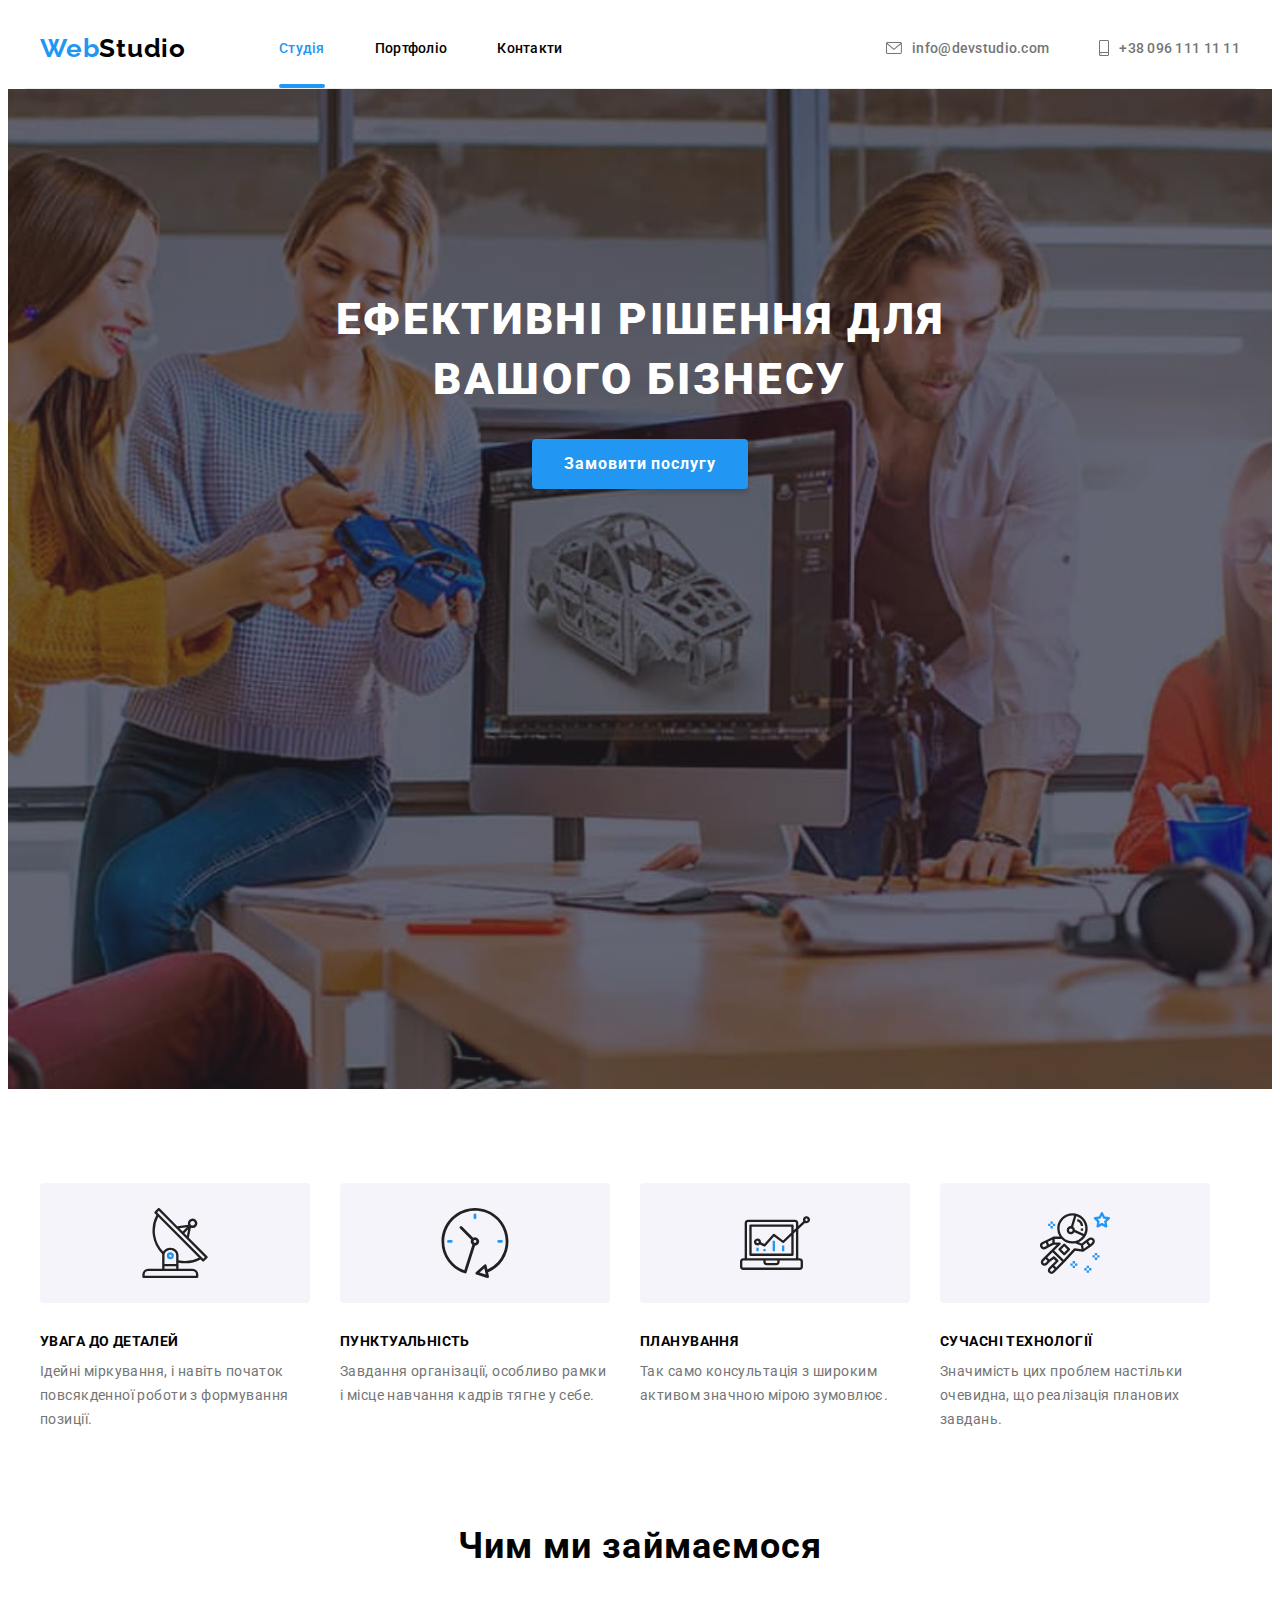
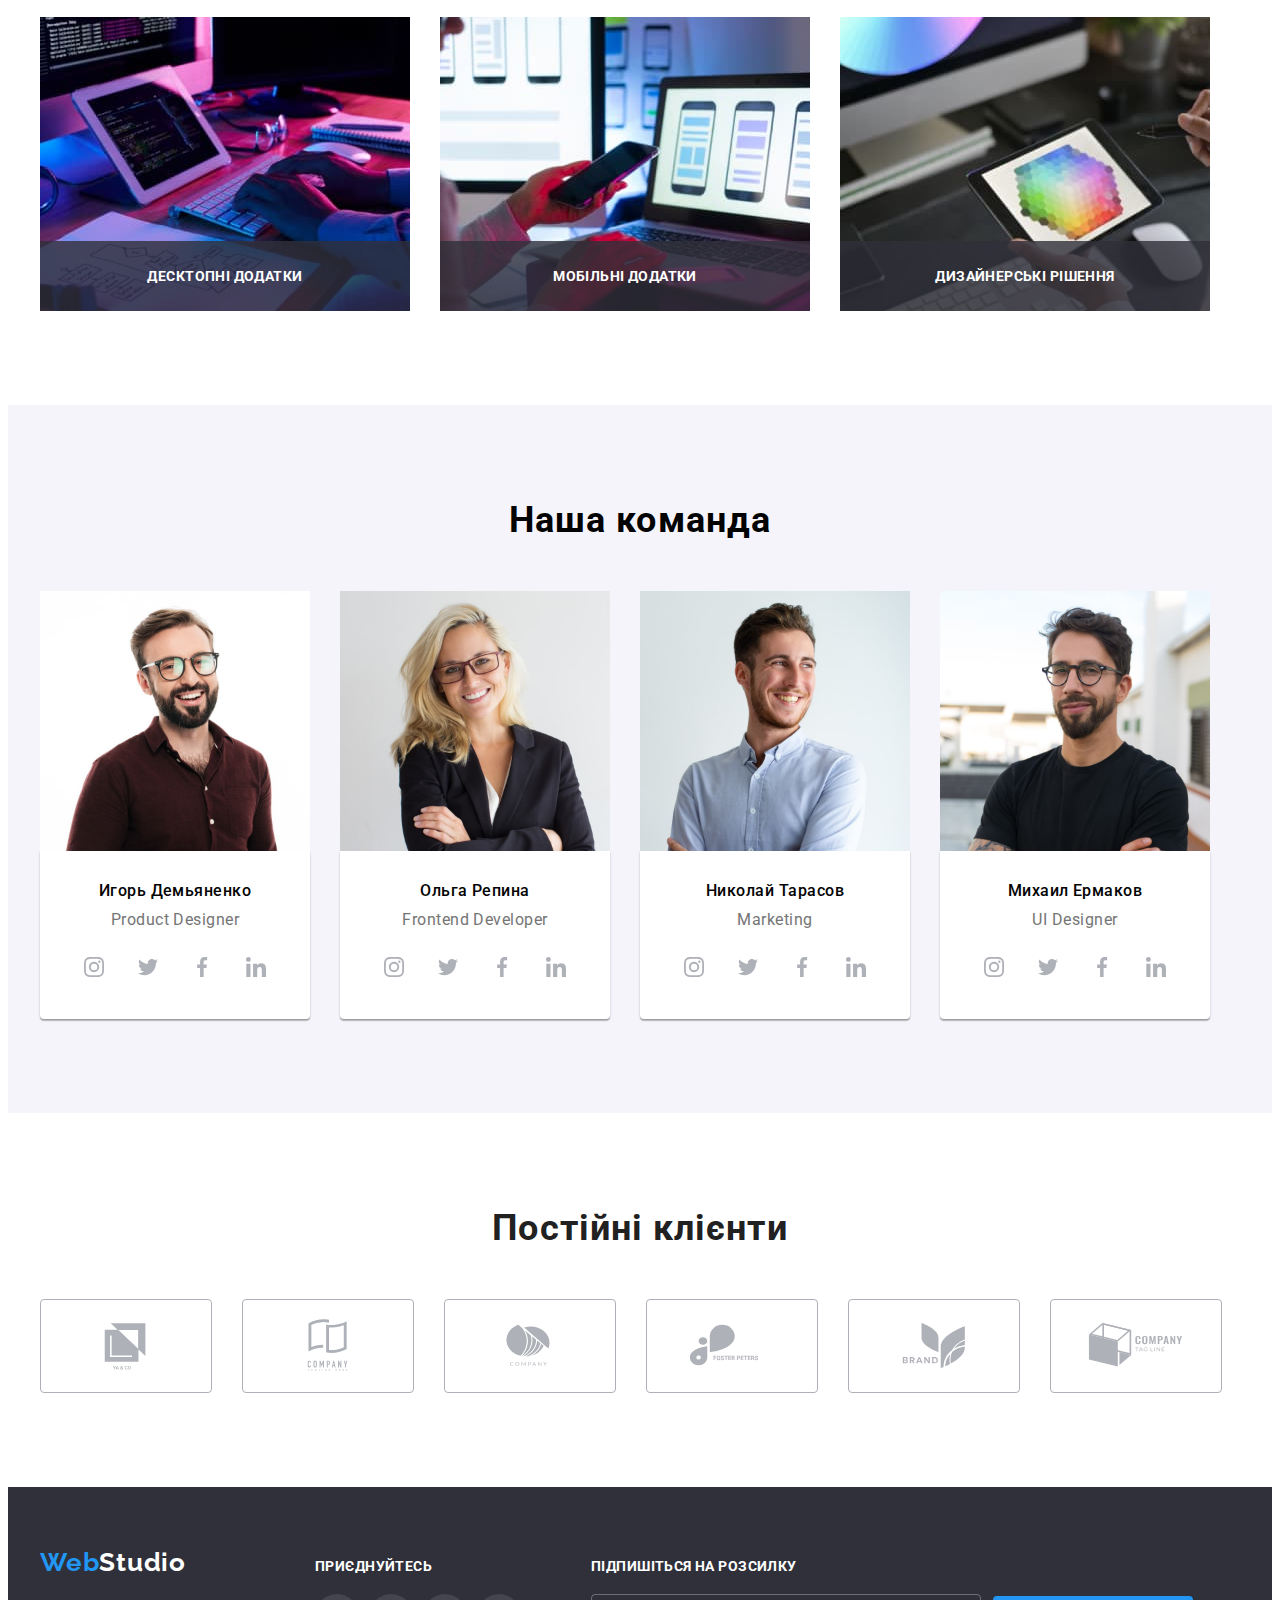
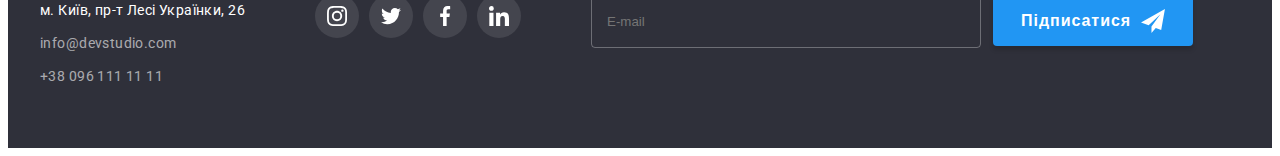
<file: index.html>
<!DOCTYPE html>
<html lang="uk">
  <head>
    <meta charset="UTF-8" />
    <meta http-equiv="X-UA-Compatible" content="IE=edge" />
    <meta name="viewport" content="width=device-width, initial-scale=1.0" />
    <title>Document</title>
    <link
      rel="stylesheet"
      href="https://cdnjs.cloudflare.com/ajax/libs/modern-normalize/1.1.0/modern-normalize.min.css"
      integrity="sha512-wpPYUAdjBVSE4KJnH1VR1HeZfpl1ub8YT/NKx4PuQ5NmX2tKuGu6U/JRp5y+Y8XG2tV+wKQpNHVUX03MfMFn9Q=="
      crossorigin="anonymous"
      referrerpolicy="no-referrer"
    />
    <link rel="preconnect" href="https://fonts.googleapis.com" />
    <link rel="preconnect" href="https://fonts.gstatic.com" crossorigin />
    <link
      href="https://fonts.googleapis.com/css2?family=Raleway:wght@700&family=Roboto:wght@400;500;700;900&display=swap"
      rel="stylesheet"
    />
    <link rel="stylesheet" href="./css/styles.css" />
  </head>
  <body>
    <!--Header section-->
    <header class="header">
      <div class="container header-container">
        <a class="header-logo logo-dark link" lang="en" href="/">
          <span class="log">Web</span>Studio</a
        >
        <nav class="header-nav">
          <ul class="header-nav-list list">
            <li class="header-nav-item">
              <a class="header-nav-link header-nav-link-current link" href="/">Студія</a>
            </li>
            <li class="header-nav-item">
              <a class="header-nav-link link" href="./portfolio.html">Портфоліо</a>
            </li>
            <li class="header-nav-item"><a class="header-nav-link link" href="/">Контакти</a></li>
          </ul>
        </nav>
        <ul class="header-list list">
          <li class="header-item">
            <a class="header-link link" href="mailto:info@devstudio.com">
              <svg class="header-icon" width="16" height="12">
                <use href="./images/icons.svg#icon-mail"></use>
              </svg>
              info@devstudio.com</a
            >
          </li>
          <li class="header-item">
            <a class="header-link link" href="tel:+380961111111">
              <svg class="header-icon" width="10" height="16">
                <use href="./images/icons.svg#icon-smartphone"></use>
              </svg>
              +38 096 111 11 11</a
            >
          </li>
        </ul>
      </div>
    </header>
    <!-- Main section -->
    <main>
      <!--Hero section-->
      <section class="hero section">
        <div class="container">
          <h1 class="hero-title">Ефективні рішення для вашого бізнесу</h1>
          <button class="btn" type="button" data-modal-open>Замовити послугу</button>
        </div>
      </section>
      <!--Features section-->
      <section class="features section">
        <div class="container">
          <h2 class="features-title visually-hidden">Особливості</h2>
          <ul class="features-list list">
            <li class="features-list-item">
              <div class="features-thumb">
                <svg class="features-icon" width="70px" height="70px">
                  <use href="./images/icons.svg#icon-antenna"></use>
                </svg>
              </div>
              <h3 class="features-subtitle subtitle">УВАГА ДО ДЕТАЛЕЙ</h3>
              <p class="features-txt">
                Ідейні міркування, і навіть початок повсякденної роботи з формування позиції.
              </p>
            </li>
            <li class="features-list-item">
              <div class="features-thumb">
                <svg class="features-icon" width="70px" height="70px">
                  <use href="./images/icons.svg#icon-clock"></use>
                </svg>
              </div>
              <h3 class="features-subtitle subtitle">ПУНКТУАЛЬНІСТЬ</h3>
              <p class="features-txt">
                Завдання організації, особливо рамки і місце навчання кадрів тягне у себе.
              </p>
            </li>
            <li class="features-list-item">
              <div class="features-thumb">
                <svg class="features-icon" width="70px" height="70px">
                  <use href="./images/icons.svg#icon-diagram"></use>
                </svg>
              </div>
              <h3 class="features-subtitle subtitle">ПЛАНУВАННЯ</h3>
              <p class="features-txt">
                Так само консультація з широким активом значною мірою зумовлює.
              </p>
            </li>
            <li class="features-list-item">
              <div class="features-thumb">
                <svg class="features-icon" width="70px" height="70px">
                  <use href="./images/icons.svg#icon-astronaut"></use>
                </svg>
              </div>
              <h3 class="features-subtitle subtitle">СУЧАСНІ ТЕХНОЛОГІЇ</h3>
              <p class="features-txt">
                Значимість цих проблем настільки очевидна, що реалізація планових завдань.
              </p>
            </li>
          </ul>
        </div>
      </section>
      <!--Specialization section-->
      <section class="special section">
        <div class="container">
          <h2 class="title subtitle">Чим ми займаємося</h2>
          <ul class="special-list list">
            <li class="special-list-item">
              <img
                src="images/specialization/1img.jpg"
                alt="На столі монитор,планшет,клавіатура й конспект, з чім працюють руками"
                width="370"
                height="294"
              />
              <div class="overlay">
                <p class="overlay-text">Десктопні додатки</p>
              </div>
            </li>
            <li class="special-list-item">
              <img
                src="images/specialization/2img.jpg"
                alt="Сматрфон в одній руці, другою рукою на клавіатуре ноутбука"
                width="370"
                height="294"
              />
              <div class="overlay">
                <p class="overlay-text">Мобільні додатки</p>
              </div>
            </li>
            <li class="special-list-item">
              <img
                src="images/specialization/3img.jpg"
                alt="В руках планшет з пенселем"
                width="370"
                height="294"
              />
              <div class="overlay">
                <p class="overlay-text">Дизайнерські рішення</p>
              </div>
            </li>
          </ul>
        </div>
      </section>
      <!--Team section-->
      <section class="team section">
        <div class="container">
          <h2 class="title subtitle">Наша команда</h2>
          <ul class="team-list list card-set">
            <li class="team-list-item card-set-item">
              <img
                src="images/team/foto1.jpg"
                alt="Фотографія посміхаючого чоловіка в прозорих окулярах"
                width="270"
                height="260"
              />
              <div class="team-wrapper">
                <h3 class="team-name subtitle">Игорь Демьяненко</h3>
                <p class="team-prof" lang="en">Product Designer</p>
                <ul class="socials-list list">
                  <li class="socials-item">
                    <a
                      class="socials-link link"
                      href=""
                      target="_blank"
                      rel="noreferrer noopener"
                      aria-label="instagram"
                    >
                      <svg class="socials-icon" width="20" height="20">
                        <use href="./images/icons.svg#icon-instagram"></use>
                      </svg>
                    </a>
                  </li>
                  <li class="socials-item">
                    <a
                      class="socials-link link"
                      href=""
                      target="_blank"
                      rel="noreferrer noopener"
                      aria-label="twitter"
                    >
                      <svg class="socials-icon" width="20" height="20">
                        <use href="./images/icons.svg#icon-twitter"></use></svg
                    ></a>
                  </li>
                  <li class="socials-item">
                    <a
                      class="socials-link link"
                      href=""
                      target="_blank"
                      rel="noreferrer noopener"
                      aria-label="facebook"
                    >
                      <svg class="socials-icon" width="20" height="20">
                        <use href="./images/icons.svg#icon-facebook"></use></svg
                    ></a>
                  </li>
                  <li class="socials-item">
                    <a
                      class="socials-link link"
                      href=""
                      target="_blank"
                      rel="noreferrer noopener"
                      aria-label="linkedin"
                    >
                      <svg class="socials-icon" width="20" height="20">
                        <use href="./images/icons.svg#icon-linkedin"></use></svg
                    ></a>
                  </li>
                </ul>
              </div>
            </li>
            <li class="team-list-item card-set-item">
              <img
                src="images/team/foto2.jpg"
                alt="Фотографія посміхаючої жінки в прозорих окулярах"
                width="270"
                height="260"
              />
              <div class="team-wrapper">
                <h3 class="team-name subtitle">Ольга Репина</h3>
                <p class="team-prof" lang="en">Frontend Developer</p>
                <ul class="socials-list list">
                  <li class="socials-item">
                    <a
                      class="socials-link link"
                      href=""
                      target="_blank"
                      rel="noreferrer noopener"
                      aria-label="instagram"
                    >
                      <svg class="socials-icon" width="20" height="20">
                        <use href="./images/icons.svg#icon-instagram"></use>
                      </svg>
                    </a>
                  </li>
                  <li class="socials-item">
                    <a
                      class="socials-link link"
                      href=""
                      target="_blank"
                      rel="noreferrer noopener"
                      aria-label="twitter"
                    >
                      <svg class="socials-icon" width="20" height="20">
                        <use href="./images/icons.svg#icon-twitter"></use></svg
                    ></a>
                  </li>
                  <li class="socials-item">
                    <a
                      class="socials-link link"
                      href=""
                      target="_blank"
                      rel="noreferrer noopener"
                      aria-label="facebook"
                    >
                      <svg class="socials-icon" width="20" height="20">
                        <use href="./images/icons.svg#icon-facebook"></use></svg
                    ></a>
                  </li>
                  <li class="socials-item">
                    <a
                      class="socials-link link"
                      href=""
                      target="_blank"
                      rel="noreferrer noopener"
                      aria-label="linkedin"
                    >
                      <svg class="socials-icon" width="20" height="20">
                        <use href="./images/icons.svg#icon-linkedin"></use></svg
                    ></a>
                  </li>
                </ul>
              </div>
            </li>
            <li class="team-list-item card-set-item">
              <img
                src="images/team/foto3.jpg"
                alt="Фотографія посміхаючого чоловіка"
                width="270"
                height="260"
              />
              <div class="team-wrapper">
                <h3 class="team-name subtitle">Николай Тарасов</h3>
                <p class="team-prof" lang="en">Marketing</p>
                <ul class="socials-list list">
                  <li class="socials-item">
                    <a
                      class="socials-link link"
                      href=""
                      target="_blank"
                      rel="noreferrer noopener"
                      aria-label="instagram"
                    >
                      <svg class="socials-icon" width="20" height="20">
                        <use href="./images/icons.svg#icon-instagram"></use>
                      </svg>
                    </a>
                  </li>
                  <li class="socials-item">
                    <a
                      class="socials-link link"
                      href=""
                      target="_blank"
                      rel="noreferrer noopener"
                      aria-label="twitter"
                    >
                      <svg class="socials-icon" width="20" height="20">
                        <use href="./images/icons.svg#icon-twitter"></use></svg
                    ></a>
                  </li>
                  <li class="socials-item">
                    <a
                      class="socials-link link"
                      href=""
                      target="_blank"
                      rel="noreferrer noopener"
                      aria-label="facebook"
                    >
                      <svg class="socials-icon" width="20" height="20">
                        <use href="./images/icons.svg#icon-facebook"></use></svg
                    ></a>
                  </li>
                  <li class="socials-item">
                    <a
                      class="socials-link link"
                      href=""
                      target="_blank"
                      rel="noreferrer noopener"
                      aria-label="linkedin"
                    >
                      <svg class="socials-icon" width="20" height="20">
                        <use href="./images/icons.svg#icon-linkedin"></use></svg
                    ></a>
                  </li>
                </ul>
              </div>
            </li>
            <li class="team-list-item card-set-item">
              <img
                src="images/team/foto4.jpg"
                alt="Фотографія посміхаючого чоловіка"
                width="270"
                height="260"
              />
              <div class="team-wrapper">
                <h3 class="team-name subtitle">Михаил Ермаков</h3>
                <p class="team-prof" lang="en">UI Designer</p>
                <ul class="socials-list list">
                  <li class="socials-item">
                    <a
                      class="socials-link link"
                      href=""
                      target="_blank"
                      rel="noreferrer noopener"
                      aria-label="instagram"
                    >
                      <svg class="socials-icon" width="20" height="20">
                        <use href="./images/icons.svg#icon-instagram"></use>
                      </svg>
                    </a>
                  </li>
                  <li class="socials-item">
                    <a
                      class="socials-link link"
                      href=""
                      target="_blank"
                      rel="noreferrer noopener"
                      aria-label="twitter"
                    >
                      <svg class="socials-icon" width="20" height="20">
                        <use href="./images/icons.svg#icon-twitter"></use></svg
                    ></a>
                  </li>
                  <li class="socials-item">
                    <a
                      class="socials-link link"
                      href=""
                      target="_blank"
                      rel="noreferrer noopener"
                      aria-label="facebook"
                    >
                      <svg class="socials-icon" width="20" height="20">
                        <use href="./images/icons.svg#icon-facebook"></use></svg
                    ></a>
                  </li>
                  <li class="socials-item">
                    <a
                      class="socials-link link"
                      href=""
                      target="_blank"
                      rel="noreferrer noopener"
                      aria-label="linkedin"
                    >
                      <svg class="socials-icon" width="20" height="20">
                        <use href="./images/icons.svg#icon-linkedin"></use></svg
                    ></a>
                  </li>
                </ul>
              </div>
            </li>
          </ul>
        </div>
      </section>
      <!-- Clients section -->
      <section class="clients section">
        <div class="container">
          <h2 class="clients-title">Постійні клієнти</h2>
          <ul class="clients-list list">
            <li class="clients-item">
              <a class="clients-link link" href=""
                ><svg class="clients-icon" width="106" height="60">
                  <use href="./images/icons.svg#icon-logo"></use></svg
              ></a>
            </li>
            <li class="clients-item">
              <a class="clients-link link" href=""
                ><svg class="clients-icon" width="106" height="60">
                  <use href="./images/icons.svg#icon-logo-1"></use></svg
              ></a>
            </li>
            <li class="clients-item">
              <a class="clients-link link" href=""
                ><svg class="clients-icon" width="106" height="60">
                  <use href="./images/icons.svg#icon-logo-2"></use></svg
              ></a>
            </li>
            <li class="clients-item">
              <a class="clients-link link" href=""
                ><svg class="clients-icon" width="106" height="60">
                  <use href="./images/icons.svg#icon-logo-3"></use></svg
              ></a>
            </li>
            <li class="clients-item">
              <a class="clients-link link" href=""
                ><svg class="clients-icon" width="106" height="60">
                  <use href="./images/icons.svg#icon-logo-4"></use></svg
              ></a>
            </li>
            <li class="clients-item">
              <a class="clients-link link" href=""
                ><svg class="clients-icon" width="106" height="60">
                  <use href="./images/icons.svg#icon-logo-5"></use></svg
              ></a>
            </li>
          </ul>
        </div>
      </section>
    </main>
    <!--Footer section-->
    <footer class="footer">
      <div class="container">
        <div class="footer-group">
          <div class="footer-contacts">
            <a class="footer-logo logo-light link" lang="en" href="/">
              <span class="log">Web</span>Studio</a
            >
            <address class="footer-address">
              <p class="footer-address-txt">м. Київ, пр-т Лесі Українки, 26</p>
              <ul class="footer-address-list list">
                <li class="footer-address-list-item">
                  <a class="footer-address-list-item-link link" href="mailto:info@devstudio.com"
                    >info@devstudio.com</a
                  >
                </li>
                <li class="footer-address-list-item">
                  <a class="footer-address-list-item-link link" href="tel:+380961111111"
                    >+38 096 111 11 11</a
                  >
                </li>
              </ul>
            </address>
          </div>
          <div class="footer-socials">
            <h2 class="footer-title">приєднуйтесь</h2>
            <ul class="footer-socials-list list">
              <li class="footer-socials-item">
                <a
                  class="footer-socials-link link"
                  href=""
                  target="_blank"
                  rel="noreferrer noopener"
                  aria-label="instagram"
                >
                  <svg class="footer-socials-icon" width="20" height="20">
                    <use href="./images/icons.svg#icon-instagram"></use>
                  </svg>
                </a>
              </li>
              <li class="footer-socials-item">
                <a
                  class="footer-socials-link link"
                  href=""
                  target="_blank"
                  rel="noreferrer noopener"
                  aria-label="twitter"
                >
                  <svg class="footer-socials-icon" width="20" height="20">
                    <use href="./images/icons.svg#icon-twitter"></use></svg
                ></a>
              </li>
              <li class="footer-socials-item">
                <a
                  class="footer-socials-link link"
                  href=""
                  target="_blank"
                  rel="noreferrer noopener"
                  aria-label="facebook"
                >
                  <svg class="footer-socials-icon" width="20" height="20">
                    <use href="./images/icons.svg#icon-facebook"></use></svg
                ></a>
              </li>
              <li class="footer-socials-item">
                <a
                  class="footer-socials-link link"
                  href=""
                  target="_blank"
                  rel="noreferrer noopener"
                  aria-label="linkedin"
                >
                  <svg class="footer-socials-icon" width="20" height="20">
                    <use href="./images/icons.svg#icon-linkedin"></use></svg
                ></a>
              </li>
            </ul>
          </div>
          <div class="footer-subs">
            <h2 class="footer-subs-title">Підпишіться на розсилку</h2>
            <form class="footer-subs-form">
              <label class="footer-subs-group">
                <input
                  class="footer-subs-input"
                  type="email"
                  name="user-mail"
                  placeholder="E-mail"
                  required
                />
              </label>
              <button class="footer-subs-btn" type="submit">
                Підписатися
                <svg class="footer-subs-btn-icon" width="24px" height="24px">
                  <use href="./images/icons.svg#icon-icon-send"></use>
                </svg>
              </button>
            </form>
          </div>
        </div>
      </div>
    </footer>
    <!-- Modal window-->
    <div class="backdrop is-hidden" data-modal>
      <div class="modal">
        <button class="modal-btn" data-modal-close>
          <svg class="modal-btn-icon" width="18px" height="18px">
            <use href="./images/icons.svg#icon-close-black-18dp-2-1"></use>
          </svg>
        </button>
        <form class="register-form">
          <strong class="register-form-title">Залиште свої дані, ми вам передзвонимо</strong>
          <div class="register-form-group" role="group">
            <label class="register-form-wrap">
              <span class="register-form-label">Ім'я</span>
              <input
                class="register-form-input"
                type="text"
                name="username"
                required
                minlength="3"
              />
              <svg class="register-form-icon" width="18" height="18">
                <use href="./images/icons.svg#icon-person"></use>
              </svg>
            </label>
            <label class="register-form-wrap">
              <span class="register-form-label">Телефон</span>
              <input
                class="register-form-input"
                type="tel"
                name="phone_number"
                required
                maxlength="12"
              />
              <svg class="register-form-icon" width="18" height="18">
                <use href="./images/icons.svg#icon-phone"></use>
              </svg>
            </label>
            <label class="register-form-wrap">
              <span class="register-form-label">Пошта</span>
              <input class="register-form-input" type="email" name="email" required />
              <svg class="register-form-icon" width="18" height="18">
                <use href="./images/icons.svg#icon-email"></use>
              </svg>
            </label>
            <label class="register-form-wrap">
              <span class="register-form-label">Коментар</span>
              <textarea class="register-form-message" placeholder="Введіть текст"></textarea>
            </label>
          </div>
          <label class="register-form-agreement">
            <input
              class="register-checkbox visually-hidden"
              type="checkbox"
              name="agreement"
              required
            />
            <svg class="register-icon" width="16" height="15">
              <use class="register-icon-uncheck" href="./images/icons.svg#icon-Vector"></use>
              <use class="register-icon-check" href="./images/icons.svg#icon-check"></use>
            </svg>
            <span class="register-form-agreement-text"
              >Погоджуюся з розсилкою та приймаю
              <a class="register-form-agreement-link" href="">Умови договору</a></span
            >
          </label>
          <button class="register-form-btn" type="submit">Відправити</button>
        </form>
      </div>
    </div>

    <script src="./js/modal.js"></script>
  </body>
</html>
</file>
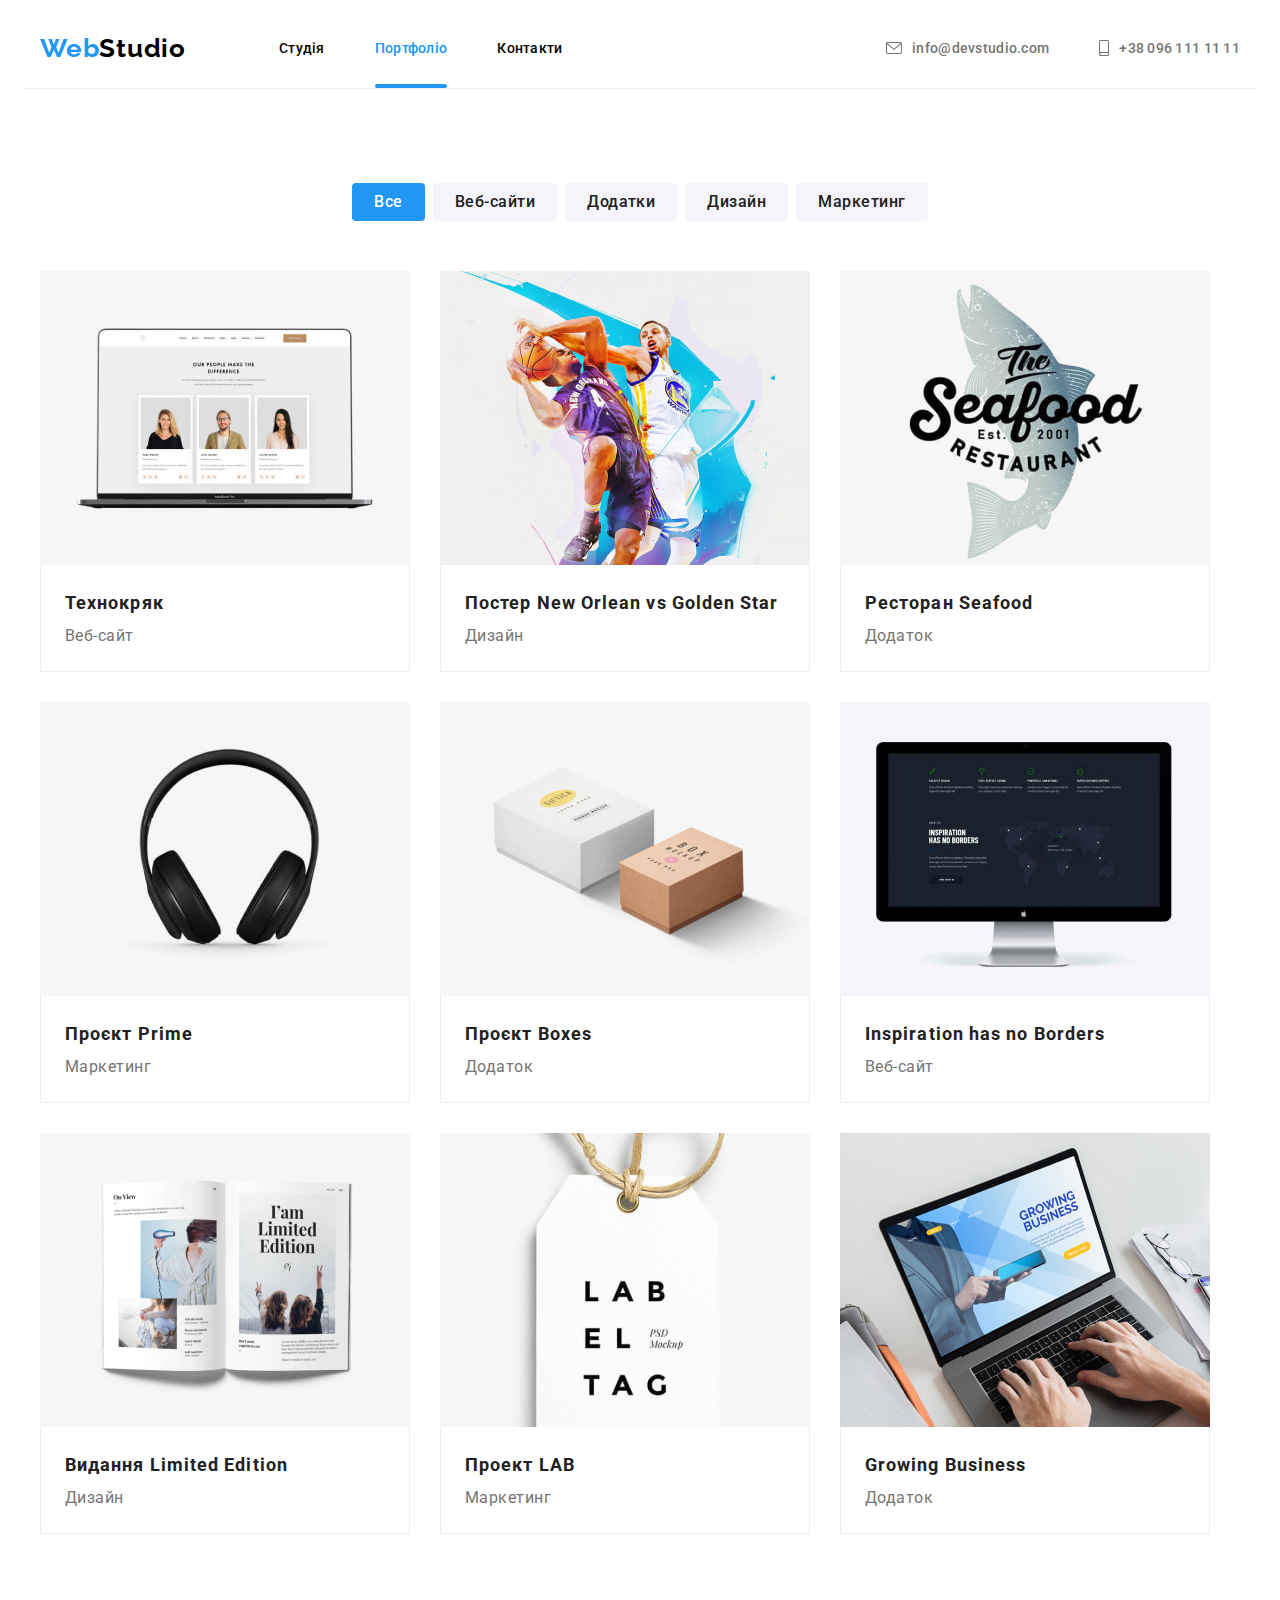
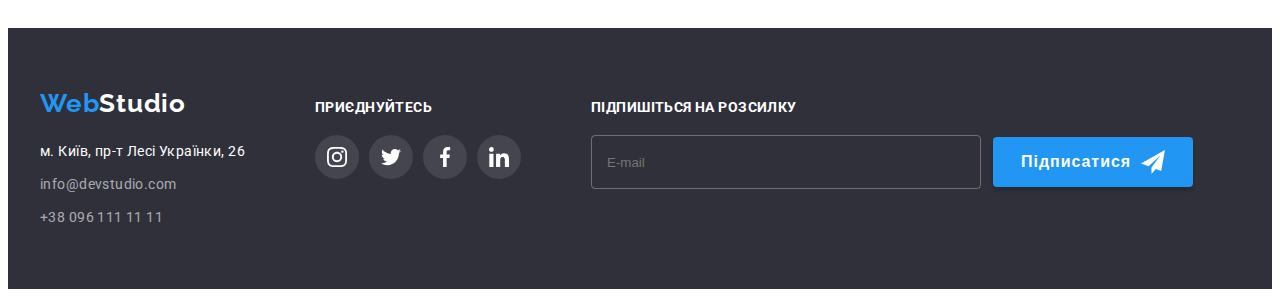
<file: portfolio.html>
<!DOCTYPE html>
<html lang="uk">
  <head>
    <meta charset="UTF-8" />
    <meta http-equiv="X-UA-Compatible" content="IE=edge" />
    <meta name="viewport" content="width=device-width, initial-scale=1.0" />
    <title>Document</title>
    <link
      rel="stylesheet"
      href="https://cdnjs.cloudflare.com/ajax/libs/modern-normalize/1.1.0/modern-normalize.min.css"
      integrity="sha512-wpPYUAdjBVSE4KJnH1VR1HeZfpl1ub8YT/NKx4PuQ5NmX2tKuGu6U/JRp5y+Y8XG2tV+wKQpNHVUX03MfMFn9Q=="
      crossorigin="anonymous"
      referrerpolicy="no-referrer"
    />
    <link rel="preconnect" href="https://fonts.googleapis.com" />
    <link rel="preconnect" href="https://fonts.gstatic.com" crossorigin />
    <link
      href="https://fonts.googleapis.com/css2?family=Raleway:wght@700&family=Roboto:wght@400;500;700;900&display=swap"
      rel="stylesheet"
    />
    <link rel="stylesheet" href="./css/styles.css" />
  </head>
  <body>
    <!--Header section-->
    <header class="header">
      <div class="container header-container">
        <a class="header-logo logo-dark link" lang="en" href="/">
          <span class="log">Web</span>Studio</a
        >
        <nav class="header-nav">
          <ul class="header-nav-list list">
            <li class="header-nav-item">
              <a class="header-nav-link link" href="./index.html">Студія</a>
            </li>
            <li class="header-nav-item">
              <a class="header-nav-link header-nav-link-current link" href="./portfolio.html"
                >Портфоліо</a
              >
            </li>
            <li class="header-nav-item"><a class="header-nav-link link" href="/">Контакти</a></li>
          </ul>
        </nav>
        <ul class="header-list list">
          <li class="header-item">
            <a class="header-link link" href="mailto:info@devstudio.com">
              <svg class="header-icon" width="16" height="12">
                <use href="./images/icons.svg#icon-mail"></use>
              </svg>
              info@devstudio.com</a
            >
          </li>
          <li class="header-item">
            <a class="header-link link" href="tel:+380961111111">
              <svg class="header-icon" width="10" height="16">
                <use href="./images/icons.svg#icon-smartphone"></use>
              </svg>
              +38 096 111 11 11</a
            >
          </li>
        </ul>
      </div>
    </header>
    <!-- Main section portfolio-->
    <main>
      <section class="portfolio section">
        <div class="container">
          <h1 class="visually-hidden">Портфоліо</h1>
          <ul class="portfolio-filtr list">
            <li class="">
              <button class="portfolio-filtr-btn btn-current" type="button">Все</button>
            </li>
            <li class="">
              <button class="portfolio-filtr-btn" type="button">Веб-сайти</button>
            </li>
            <li class="">
              <button class="portfolio-filtr-btn" type="button">Додатки</button>
            </li>
            <li class="">
              <button class="portfolio-filtr-btn" type="button">Дизайн</button>
            </li>
            <li class="">
              <button class="portfolio-filtr-btn" type="button">Маркетинг</button>
            </li>
          </ul>
          <ul class="portfolio-list list card-set">
            <li class="card-set-item portfolio-item">
              <div class="portfolio-item-overlay">
                <img
                  class="portfolio-img"
                  src="./images/portfolio/img1.jpg"
                  alt="Відкритий ноутбук"
                  width="370"
                  height="294"
                />
                <div class="portfolio-overlay">
                  <p class="portfolio-overlay-txt">
                    Ресурс пропонує комплексні пропозиції з різним рівнем функціоналу та сервісів.
                    Все це дозволить відвідувачу отримати вичерпні відомості про компанію чи
                    приватну особу.
                  </p>
                </div>
              </div>
              <div class="portfolio-wrapper">
                <h2 class="portfolio-subtitle">Технокряк</h2>
                <p class="portfolio-txt">Веб-сайт</p>
              </div>
            </li>
            <li class="card-set-item portfolio-item">
              <div class="portfolio-item-overlay">
                <img
                  class="portfolio-img"
                  src="./images/portfolio/img2.jpg"
                  alt="Два баскетболіста с м'ячем"
                  width="370"
                  height="294"
                />
                <div class="portfolio-overlay">
                  <p class="portfolio-overlay-txt">
                    Ресурс пропонує комплексні пропозиції з різним рівнем функціоналу та сервісів.
                    Все це дозволить відвідувачу отримати вичерпні відомості про компанію чи
                    приватну особу.
                  </p>
                </div>
              </div>
              <div class="portfolio-wrapper">
                <h2 class="portfolio-subtitle">Постер New Orlean vs Golden Star</h2>
                <p class="portfolio-txt">Дизайн</p>
              </div>
            </li>
            <li class="card-set-item portfolio-item">
              <div class="portfolio-item-overlay">
                <img
                  class="portfolio-img"
                  src="./images/portfolio/img3.jpg"
                  alt="Логотип у формі риби"
                  width="370"
                  height="294"
                />
                <div class="portfolio-overlay">
                  <p class="portfolio-overlay-txt">
                    Ресурс пропонує комплексні пропозиції з різним рівнем функціоналу та сервісів.
                    Все це дозволить відвідувачу отримати вичерпні відомості про компанію чи
                    приватну особу.
                  </p>
                </div>
              </div>
              <div class="portfolio-wrapper">
                <h2 class="portfolio-subtitle">Ресторан Seafood</h2>
                <p class="portfolio-txt">Додаток</p>
              </div>
            </li>
            <li class="card-set-item portfolio-item">
              <div class="portfolio-item-overlay">
                <img
                  class="portfolio-img"
                  src="./images/portfolio/img4.jpg"
                  alt="Навушники"
                  width="370"
                  height="294"
                />
                <div class="portfolio-overlay">
                  <p class="portfolio-overlay-txt">
                    Ресурс пропонує комплексні пропозиції з різним рівнем функціоналу та сервісів.
                    Все це дозволить відвідувачу отримати вичерпні відомості про компанію чи
                    приватну особу.
                  </p>
                </div>
              </div>
              <div class="portfolio-wrapper">
                <h2 class="portfolio-subtitle">Проєкт Prime</h2>
                <p class="portfolio-txt">Маркетинг</p>
              </div>
            </li>
            <li class="card-set-item portfolio-item">
              <div class="portfolio-item-overlay">
                <img
                  class="portfolio-img"
                  src="./images/portfolio/img5.jpg"
                  alt="Дві коробочки"
                  width="370"
                  height="294"
                />
                <div class="portfolio-overlay">
                  <p class="portfolio-overlay-txt">
                    Ресурс пропонує комплексні пропозиції з різним рівнем функціоналу та сервісів.
                    Все це дозволить відвідувачу отримати вичерпні відомості про компанію чи
                    приватну особу.
                  </p>
                </div>
              </div>
              <div class="portfolio-wrapper">
                <h2 class="portfolio-subtitle">Проєкт Boxes</h2>
                <p class="portfolio-txt">Додаток</p>
              </div>
            </li>
            <li class="card-set-item portfolio-item">
              <div class="portfolio-item-overlay">
                <img
                  class="portfolio-img"
                  src="./images/portfolio/img6.jpg"
                  alt="Монітор"
                  width="370"
                  height="294"
                />
                <div class="portfolio-overlay">
                  <p class="portfolio-overlay-txt">
                    Ресурс пропонує комплексні пропозиції з різним рівнем функціоналу та сервісів.
                    Все це дозволить відвідувачу отримати вичерпні відомості про компанію чи
                    приватну особу.
                  </p>
                </div>
              </div>
              <div class="portfolio-wrapper">
                <h2 class="portfolio-subtitle">Inspiration has no Borders</h2>
                <p class="portfolio-txt">Веб-сайт</p>
              </div>
            </li>
            <li class="card-set-item portfolio-item">
              <div class="portfolio-item-overlay">
                <img
                  class="portfolio-img"
                  src="./images/portfolio/img7.jpg"
                  alt="Розкритий журнал з картинками у ньому"
                  width="370"
                  height="294"
                />
                <div class="portfolio-overlay">
                  <p class="portfolio-overlay-txt">
                    Ресурс пропонує комплексні пропозиції з різним рівнем функціоналу та сервісів.
                    Все це дозволить відвідувачу отримати вичерпні відомості про компанію чи
                    приватну особу.
                  </p>
                </div>
              </div>
              <div class="portfolio-wrapper">
                <h2 class="portfolio-subtitle">Видання Limited Edition</h2>
                <p class="portfolio-txt">Дизайн</p>
              </div>
            </li>
            <li class="card-set-item portfolio-item">
              <div class="portfolio-item-overlay">
                <img
                  class="portfolio-img"
                  src="./images/portfolio/img8.jpg"
                  alt="Етикетка"
                  width="370"
                  height="294"
                />
                <div class="portfolio-overlay">
                  <p class="portfolio-overlay-txt">
                    Ресурс пропонує комплексні пропозиції з різним рівнем функціоналу та сервісів.
                    Все це дозволить відвідувачу отримати вичерпні відомості про компанію чи
                    приватну особу.
                  </p>
                </div>
              </div>
              <div class="portfolio-wrapper">
                <h2 class="portfolio-subtitle">Проект LAB</h2>
                <p class="portfolio-txt">Маркетинг</p>
              </div>
            </li>
            <li class="card-set-item portfolio-item">
              <div class="portfolio-item-overlay">
                <img
                  class="portfolio-img"
                  src="./images/portfolio/img9.jpg"
                  alt="Руки на клавіатурі міні-ноутбука"
                  width="370"
                  height="294"
                />
                <div class="portfolio-overlay">
                  <p class="portfolio-overlay-txt">
                    Ресурс пропонує комплексні пропозиції з різним рівнем функціоналу та сервісів.
                    Все це дозволить відвідувачу отримати вичерпні відомості про компанію чи
                    приватну особу.
                  </p>
                </div>
              </div>
              <div class="portfolio-wrapper">
                <h2 class="portfolio-subtitle">Growing Business</h2>
                <p class="portfolio-txt">Додаток</p>
              </div>
            </li>
          </ul>
        </div>
      </section>
    </main>
    <!--Footer section-->
    <footer class="footer">
      <div class="container">
        <div class="footer-group">
          <div class="footer-contacts">
            <a class="footer-logo logo-light link" lang="en" href="/">
              <span class="log">Web</span>Studio</a
            >
            <address class="footer-address">
              <p class="footer-address-txt">м. Київ, пр-т Лесі Українки, 26</p>
              <ul class="footer-address-list list">
                <li class="footer-address-list-item">
                  <a class="footer-address-list-item-link link" href="mailto:info@devstudio.com"
                    >info@devstudio.com</a
                  >
                </li>
                <li class="footer-address-list-item">
                  <a class="footer-address-list-item-link link" href="tel:+380961111111"
                    >+38 096 111 11 11</a
                  >
                </li>
              </ul>
            </address>
          </div>
          <div class="footer-socials">
            <h2 class="footer-title">приєднуйтесь</h2>
            <ul class="footer-socials-list list">
              <li class="footer-socials-item">
                <a
                  class="footer-socials-link link"
                  href=""
                  target="_blank"
                  rel="noreferrer noopener"
                  aria-label="instagram"
                >
                  <svg class="footer-socials-icon" width="20" height="20">
                    <use href="./images/icons.svg#icon-instagram"></use>
                  </svg>
                </a>
              </li>
              <li class="footer-socials-item">
                <a
                  class="footer-socials-link link"
                  href=""
                  target="_blank"
                  rel="noreferrer noopener"
                  aria-label="twitter"
                >
                  <svg class="footer-socials-icon" width="20" height="20">
                    <use href="./images/icons.svg#icon-twitter"></use></svg
                ></a>
              </li>
              <li class="footer-socials-item">
                <a
                  class="footer-socials-link link"
                  href=""
                  target="_blank"
                  rel="noreferrer noopener"
                  aria-label="facebook"
                >
                  <svg class="footer-socials-icon" width="20" height="20">
                    <use href="./images/icons.svg#icon-facebook"></use></svg
                ></a>
              </li>
              <li class="footer-socials-item">
                <a
                  class="footer-socials-link link"
                  href=""
                  target="_blank"
                  rel="noreferrer noopener"
                  aria-label="linkedin"
                >
                  <svg class="footer-socials-icon" width="20" height="20">
                    <use href="./images/icons.svg#icon-linkedin"></use></svg
                ></a>
              </li>
            </ul>
          </div>
          <div class="footer-subs">
            <h2 class="footer-subs-title">Підпишіться на розсилку</h2>
            <form class="footer-subs-form">
              <label class="footer-subs-group">
                <input
                  class="footer-subs-input"
                  type="email"
                  name="user-mail"
                  placeholder="E-mail"
                  required
                />
              </label>
              <button class="footer-subs-btn" type="submit">
                Підписатися
                <svg class="footer-subs-btn-icon" width="24px" height="24px">
                  <use href="./images/icons.svg#icon-icon-send"></use>
                </svg>
              </button>
            </form>
          </div>
        </div>
      </div>
    </footer>
  </body>
</html>
</file>
<file: css/styles.css>
:root {
  /* font */
  --main-font: 'Roboto', sans-serif;
  --secondery-font: 'Raleway', sans-serif;
  /* txt colors */
  --main-txt-cl: #757575;
  --accent-txt-cl: #2196f3;
  --subtitle-txt-cl: #030303;
  /* bg colors */
  --dark-bg-cl: #2f303a;
  --light-bg-cl: #f5f4fa;
  /* others */
  --indent: 30px;
  --itens: 4;
  --time: 250ms cubic-bezier(0.4, 0, 0.2, 1);
}

body {
  font-family: var(--main-font);
  color: var(--main-txt-cl);
}
/* reset styles */
h1,
h2,
h3,
h4,
h5,
h6,
p {
  margin: 0;
}
img {
  display: block;
}
.link {
  text-decoration: none;
  color: currentColor;
}
.list {
  list-style: none;
  margin: 0;
  padding: 0;
}
.subtitle {
  color: var(--subtitle-txt-cl);
}
.visually-hidden {
  position: absolute;
  width: 1px;
  height: 1px;
  margin: -1px;
  border: 0;
  padding: 0;

  white-space: nowrap;
  clip-path: inset(100%);
  clip: rect(0 0 0 0);
  overflow: hidden;
}
/* card set */
.card-set {
  display: flex;
  flex-wrap: wrap;
  gap: var(--indent);
}
.card-set-item {
  flex-basis: calc((100%- var(--indent) * (var(--itens)-1)) / var(--itens));
}
/* base styles  */
.container {
  width: 1200px;
  padding-left: 15px;
  padding-right: 15px;
  margin-left: auto;
  margin-right: auto;
}
.section {
  padding-top: 94px;
  padding-bottom: 94px;
}

/* Header section */
.header-container {
  display: flex;
  align-items: center;
  border-bottom: 1px solid #ececec;
}
.header-logo {
  font-family: 'Raleway';
  font-weight: 700;
  font-size: 26px;
  line-height: calc(31 / 26);
  letter-spacing: 0.03em;
  margin-right: 93px;
}
.logo-light {
  color: #ffffff;
}
.logo-dark {
  color: #000000;
}
.log {
  color: var(--accent-txt-cl);
}
.header-nav {
  margin-right: auto;
}
.header-nav-list {
  font-weight: 500;
  font-size: 14px;
  line-height: calc(16 / 14);
  letter-spacing: 0.02em;
  color: var(--subtitle-txt-cl);
  display: flex;
  gap: 50px;
}

.header-nav-link-current {
  color: var(--accent-txt-cl);
  position: relative;
}
.header-nav-link-current::after {
  content: '';
  width: 100%;
  height: 4px;
  display: block;
  border-radius: 2px;
  background-color: var(--accent-txt-cl);
  position: absolute;
  bottom: 0;
  left: 0;
}

.header-nav-link:focus,
.header-nav-link:hover,
.header-link:hover,
.header-link:focus,
.footer-address-list-item-link:hover,
.footer-address-list-item-link:focus {
  color: var(--accent-txt-cl);
}

.header-nav-link,
.header-link {
  display: block;
  padding-top: 32px;
  padding-bottom: 32px;
  transition: color var(--time);
}

.header-list {
  font-weight: 500;
  font-size: 14px;
  line-height: calc(16 / 14);
  letter-spacing: 0.02em;
  display: flex;
  gap: 50px;
}

.header-link {
  display: inline-flex;
  align-items: center;
  justify-content: center;
  gap: 10px;
  color: var(--main-txt-cl);
}
.header-icon {
  fill: currentColor;
}

/* Hero section */
.hero {
  background-color: #c4c4c4;
  padding: 200px 0;
  max-width: 1600px;
  height: 600px;
  margin-left: auto;
  margin-right: auto;
  background-image: linear-gradient(to right, rgba(47, 48, 58, 0.4), rgba(47, 48, 58, 0.4)),
    url(../images/hero/hero.jpg);
  background-repeat: no-repeat;
  background-position: center;
  background-size: cover;
}
.hero-title {
  font-weight: 900;
  font-size: 44px;
  line-height: calc(60 / 44);
  text-align: center;
  letter-spacing: 0.06em;
  text-transform: uppercase;
  color: #ffffff;
  margin-bottom: 30px;
  width: 696px;
  margin-left: auto;
  margin-right: auto;
}
.btn {
  background-color: var(--accent-txt-cl);
  font-family: inherit;
  font-weight: 700;
  font-size: 16px;
  line-height: calc(30 / 16);
  display: flex;
  align-items: center;
  text-align: center;
  letter-spacing: 0.06em;
  color: #ffffff;
  cursor: pointer;
  min-width: 200px;
  min-height: 50px;
  padding: 10px 32px;
  border: none;
  border-radius: 4px;
  margin-left: auto;
  margin-right: auto;
  box-shadow: 0px 4px 4px rgba(0, 0, 0, 0.15);
  transition: color var(--time), background var(--time);
}
.btn:hover,
.btn:focus {
  color: #ffffff;
  background: #188ce8;
}
/* Features section */
.features {
  padding-bottom: 0;
}
.features-list {
  display: flex;
  gap: 30px;
}
.features-list-item {
  flex-basis: 270px;
}
.features-thumb {
  display: flex;
  align-items: center;
  justify-content: center;
  width: 270px;
  height: 120px;
  background-color: var(--light-bg-cl);
  border-radius: 4px;
  margin-bottom: 30px;
}
.features-icon {
}
.features-subtitle {
  margin-bottom: 10px;
  font-weight: 700;
  font-size: 14px;
  line-height: calc(16 / 14);
  letter-spacing: 0.03em;
  text-transform: uppercase;
}
.features-txt {
  font-size: 14px;
  line-height: calc(24 / 14);
  letter-spacing: 0.03em;
}
/* Specialization section */
.title {
  margin-bottom: 50px;
  font-weight: 700;
  font-size: 36px;
  line-height: calc(42 / 36);
  text-align: center;
  letter-spacing: 0.03em;
}
.special-list {
  display: flex;
  gap: 30px;
}
.special-list-item {
  position: relative;
}
.overlay {
  position: absolute;
  top: 224px;
  left: 0;
  width: 100%;
  height: 70px;
  display: flex;
  align-items: center;
  justify-content: center;
  background-color: rgba(47, 48, 58, 0.8);
}

.overlay-text {
  font-weight: 700;
  font-size: 14px;
  line-height: calc(16 / 14);
  text-align: center;
  letter-spacing: 0.03em;
  text-transform: uppercase;
  color: #ffffff;
}

/* Team section */
.team {
  background-color: var(--light-bg-cl);
}
.team-list {
  --itens: 3;
}
.team-wrapper {
  padding-top: 30px;
  padding-bottom: 30px;
  background-color: #ffffff;
  border-radius: 0px 0px 4px 4px;
  box-shadow: 0px 1px 3px rgba(0, 0, 0, 0.12), 0px 1px 1px rgba(0, 0, 0, 0.14),
    0px 2px 1px rgba(0, 0, 0, 0.2);
}
.team-name {
  margin-bottom: 10px;
  font-weight: 500;
  font-size: 16px;
  line-height: calc(19 / 16);
  text-align: center;
  letter-spacing: 0.03em;
}
.team-prof {
  margin-bottom: 16px;
  font-weight: 400;
  font-size: 16px;
  line-height: calc(19 / 16);
  text-align: center;
  letter-spacing: 0.03em;
}
/* Socials icons */
.socials-list {
  display: flex;
  align-items: center;
  justify-content: center;
  gap: 10px;
}
.socials-link {
  display: flex;
  align-items: center;
  justify-content: center;
  color: #afb1b8;
  width: 44px;
  height: 44px;
  background-color: #ffffff;
  border-radius: 50%;
  transition: color var(--time), background-color var(--time);
}
.socials-link:hover,
.socials-link:focus {
  color: #ffffff;
  background-color: var(--accent-txt-cl);
}
.socials-icon {
  fill: currentColor;
}
/* Clients section  */
.clients-title {
  font-weight: 700;
  font-size: 36px;
  line-height: calc(42 / 36);
  text-align: center;
  letter-spacing: 0.03em;
  color: #212121;
  margin-bottom: 50px;
}
.clients-list {
  display: flex;
  gap: 30px;
}
.clients-item {
}
.clients-link {
  display: flex;
  align-items: center;
  justify-content: center;
  width: 170px;
  height: 92px;
  color: #afb1b8;
  border: 1px solid #afb1b8;
  border-radius: 4px;
  transition: color var(--time), border-color var(--time);
}
.clients-link:hover,
.clients-link:focus {
  color: var(--accent-txt-cl);
  border-color: var(--accent-txt-cl);
}
.clients-icon {
  fill: currentColor;
}
/* Footer section */
.footer {
  background-color: var(--dark-bg-cl);
  display: block;
  padding-top: 60px;
  padding-bottom: 60px;
}
.footer-group {
  display: flex;
  gap: 70px;
  align-items: baseline;
}
.footer-contacts {
}
.footer-logo {
  font-family: 'Raleway';
  font-weight: 700;
  font-size: 26px;
  line-height: calc(31 / 26);
  letter-spacing: 0.03em;
}
.footer-address {
  font-style: normal;
  font-size: 14px;
  line-height: calc(24 / 14);
  letter-spacing: 0.03em;
  margin-top: 20px;
}
.footer-address-txt {
  color: #ffffff;
  margin-bottom: 9px;
}
.footer-address-list-item {
  margin-top: 9px;
}
.footer-address-list-item:not(:first-child) {
  margin-top: 9px;
}
.footer-address-list-item-link {
  color: rgba(255, 255, 255, 0.6);
  transition: color var(--time);
}
.footer-socials {
}
.footer-title {
  font-weight: 700;
  font-size: 14px;
  line-height: calc(16 / 14);
  letter-spacing: 0.03em;
  text-transform: uppercase;
  color: #ffffff;
}
.footer-socials-list {
  display: flex;
  align-items: center;
  justify-content: center;
  gap: 10px;
  margin-top: 20px;
}
.footer-socials-item {
}
.footer-socials-link {
  display: flex;
  align-items: center;
  justify-content: center;
  color: #ffffff;
  width: 44px;
  height: 44px;
  background-color: rgba(255, 255, 255, 0.1);
  border-radius: 50%;
  transition: background-color var(--time);
}
.footer-socials-link:hover,
.footer-socials-link:focus {
  background-color: var(--accent-txt-cl);
}
.footer-socials-icon {
  fill: currentColor;
}
.footer-subs {
}

.footer-subs-title {
  font-weight: 700;
  font-size: 14px;
  line-height: calc(16 / 14);
  letter-spacing: 0.03em;
  text-transform: uppercase;
  color: #ffffff;
}
.footer-subs-form {
  display: flex;
  align-items: center;
  justify-content: center;
  gap: 12px;
  margin-top: 20px;
}

.footer-subs-group {
}

.footer-subs-input {
  width: 358px;
  height: 50px;
  background-color: transparent;
  border-radius: 4px;
  border: 1px solid rgba(255, 255, 255, 0.3);
  color: rgba(255, 255, 255, 0.6);
  padding-left: 15px;
  padding-right: 15px;
  outline: none;
}

.footer-subs-input:focus,
.footer-subs-input:not(:placeholder-shown) {
  border-color: #ffffff;
  color: #ffffff;
}

.footer-subs-btn {
  width: 200px;
  height: 50px;
  font-weight: 700;
  font-size: 16px;
  line-height: calc(30 / 16);
  letter-spacing: 0.06em;
  color: #ffffff;
  background-color: var(--accent-txt-cl);
  box-shadow: 0px 4px 4px rgba(0, 0, 0, 0.15);
  border-radius: 4px;
  cursor: pointer;
  display: flex;
  align-items: center;
  text-align: center;
  gap: 10px;
  border: none;
  padding: 10px 28px;
  transition: background var(--time);
}

.footer-subs-btn:hover,
.footer-subs-btn:focus {
  background: #188ce8;
}

/* Portfolio sectuion */
.portfolio-filtr {
  display: flex;
  justify-content: center;
  gap: 8px;
  margin-bottom: 50px;
}
.portfolio-filtr-btn {
  background: var(--light-bg-cl);
  font-family: inherit;
  font-weight: 500;
  font-size: 16px;
  line-height: calc(26 / 16);
  text-align: center;
  letter-spacing: 0.03em;
  cursor: pointer;
  color: #212121;
  display: flex;
  padding: 6px 22px;
  border-radius: 4px;
  border: var(--light-bg-cl);
  transition: color var(--time), background-color var(--time), box-shadow var(--time);
}
.portfolio-filtr-btn:active,
.btn-current {
  background-color: var(--accent-txt-cl);
  color: #ffffff;
}
.portfolio-filtr-btn:hover,
.portfolio-filtr-btn:focus {
  box-shadow: 0px 3px 1px rgba(0, 0, 0, 0.1), 0px 1px 2px rgba(0, 0, 0, 0.08),
    0px 2px 2px rgba(0, 0, 0, 0.12);
  background-color: var(--accent-txt-cl);
  color: #ffffff;
}

.portfolio-list {
  --itens: 3;
  padding: 0px;
}
.portfolio-item {
  transition: box-shadow var(--time);
}
.portfolio-item:hover,
.portfolio-item:focus {
  box-shadow: 0px 1px 1px rgba(0, 0, 0, 0.12), 0px 4px 4px rgba(0, 0, 0, 0.06),
    1px 4px 6px rgba(0, 0, 0, 0.16);
}
.portfolio-item-overlay {
  position: relative;
  overflow: hidden;
}
.portfolio-overlay {
  background-color: rgba(33, 150, 243, 0.9);
  position: absolute;
  top: 0;
  left: 0;
  width: 100%;
  height: 100%;
  display: flex;
  align-items: center;
  justify-content: center;
  padding: 63px 24px;
  transform: translateY(100%);
  transition: transform var(--time);
}

.portfolio-item:hover .portfolio-overlay {
  transform: translateY(0);
}

.portfolio-overlay-txt {
  font-size: 18px;
  line-height: calc(28 / 18);
  letter-spacing: 0.03em;
  color: #ffffff;
  user-select: none;
}
.portfolio-wrapper {
  padding-top: 20px;
  padding-bottom: 20px;
  padding-left: 24px;
  padding-right: 24px;
  border: 1px solid #eeeeee;
  border-top: none;
}
.portfolio-subtitle {
  font-weight: 700;
  font-size: 18px;
  line-height: calc(36 / 18);
  letter-spacing: 0.06em;
  color: #212121;
}
.portfolio-txt {
  font-size: 16px;
  line-height: calc(30 / 16);
  letter-spacing: 0.03em;
}
/* Modal window */
.backdrop {
  position: fixed;
  top: 0;
  left: 0;
  width: 100%;
  height: 100%;
  background-color: rgba(0, 0, 0, 0.2);

  opacity: 1;
  transition: opacity 500ms ease-in-out 200ms, visibility 500ms ease-in-out 200ms;
}
.backdrop.is-hidden {
  opacity: 0;
  visibility: hidden;
  pointer-events: none;
}
.modal {
  position: absolute;
  top: 50%;
  left: 50%;
  transform: translate(-50%, -50%) scale(1) rotate(0);
  width: 528px;
  min-height: 581px;
  padding: 40px;
  background-color: #ffffff;
  box-shadow: 0px 1px 3px rgba(0, 0, 0, 0.12), 0px 1px 1px rgba(0, 0, 0, 0.14),
    0px 2px 1px rgba(0, 0, 0, 0.2);
  border-radius: 4px;
  opacity: 1;
  transition: transform 500ms ease-in-out 200ms, opacity 500ms ease-in-out 200ms;
}
.backdrop.is-hidden .modal {
  opacity: 0;
  transform: translate(-50%, -50%) scale(0.2) rotate(1turn);
}

.modal-btn {
  position: absolute;
  top: 8px;
  right: 8px;
  width: 30px;
  height: 30px;
  padding: 0;
  display: flex;
  align-items: center;
  justify-content: center;
  background-color: #ffffff;
  border: 1px solid rgba(0, 0, 0, 0.1);
  border-radius: 50%;
  cursor: pointer;
}
.modal-btn-icon:hover {
  fill: var(--accent-txt-cl);
}

.register-form {
  text-align: center;
}
.register-form-title {
  display: block;
  margin-bottom: 12px;
  font-weight: 700;
  font-size: 20px;
  line-height: calc(23 / 20);
  text-align: center;
  letter-spacing: 0.03em;
  color: #212121;
}

.register-form-group {
  margin-bottom: 20px;
}

.register-form-wrap {
  position: relative;
  display: block;
  margin-bottom: 10px;
}

.register-form-wrap:last-child {
  margin-bottom: 0;
}
.register-form-label {
  display: block;
  text-align: left;
  margin-bottom: 4px;
  padding-left: 3px;
  font-weight: 400;
  font-size: 12px;
  line-height: calc(14 / 12);
  letter-spacing: 0.01em;
}
.register-form-input,
.register-form-message {
  width: 100%;
  border: 1px solid rgba(33, 33, 33, 0.2);
  border-radius: 4px;
  padding: 11px;
  padding-left: 42px;
  outline: transparent;
  transition: border-color var(--time);
}
.register-form-input:focus,
.register-form-input:focus + .register-form-icon,
.register-form-message:focus,
.register-form-message:not(:placeholder-shown) {
  border-color: var(--accent-txt-cl);
  fill: var(--accent-txt-cl);
}

.register-form-message {
  resize: none;
  padding: 12px 16px;
  height: 120px;
}

.register-form-icon {
  position: absolute;
  bottom: 11px;
  left: 12px;
  transition: fill var(--time);
}
.register-form-agreement {
  display: flex;
  align-items: center;
  gap: 8px;
  margin-bottom: 30px;
  justify-content: center;
}

.register-checkbox:checked + .register-icon .register-icon-uncheck {
  opacity: 0;
  transition: opacity var(--time);
}

.register-icon-check {
  opacity: 0;
  transition: opacity var(--time);
  fill: var(--accent-txt-cl);
}
.register-checkbox:checked + .register-icon .register-icon-check {
  opacity: 1;
}
.register-form-agreement-text {
  font-weight: 400;
  font-size: 14px;
  line-height: calc(24 / 14);
  letter-spacing: 0.03em;
  user-select: none;
  text-underline-position: under;
}
.register-form-agreement-link {
  color: var(--accent-txt-cl);
}
.register-form-btn {
  display: inline-flex;
  align-items: center;
  padding: 10px 52px;
  width: 200px;
  height: 50px;
  border: none;
  border-radius: 4px;
  background-color: var(--accent-txt-cl);
  box-shadow: 0px 4px 4px rgba(0, 0, 0, 0.15);
  color: #ffffff;
  font-weight: 700;
  line-height: calc(30 / 16);
  text-align: center;
  letter-spacing: 0.06em;
  margin-left: auto;
  margin-right: auto;
  cursor: pointer;
  transition: background var(--time);
}

.register-form-btn:hover,
.register-form-btn:focus {
  background: #188ce8;
}
</file>
